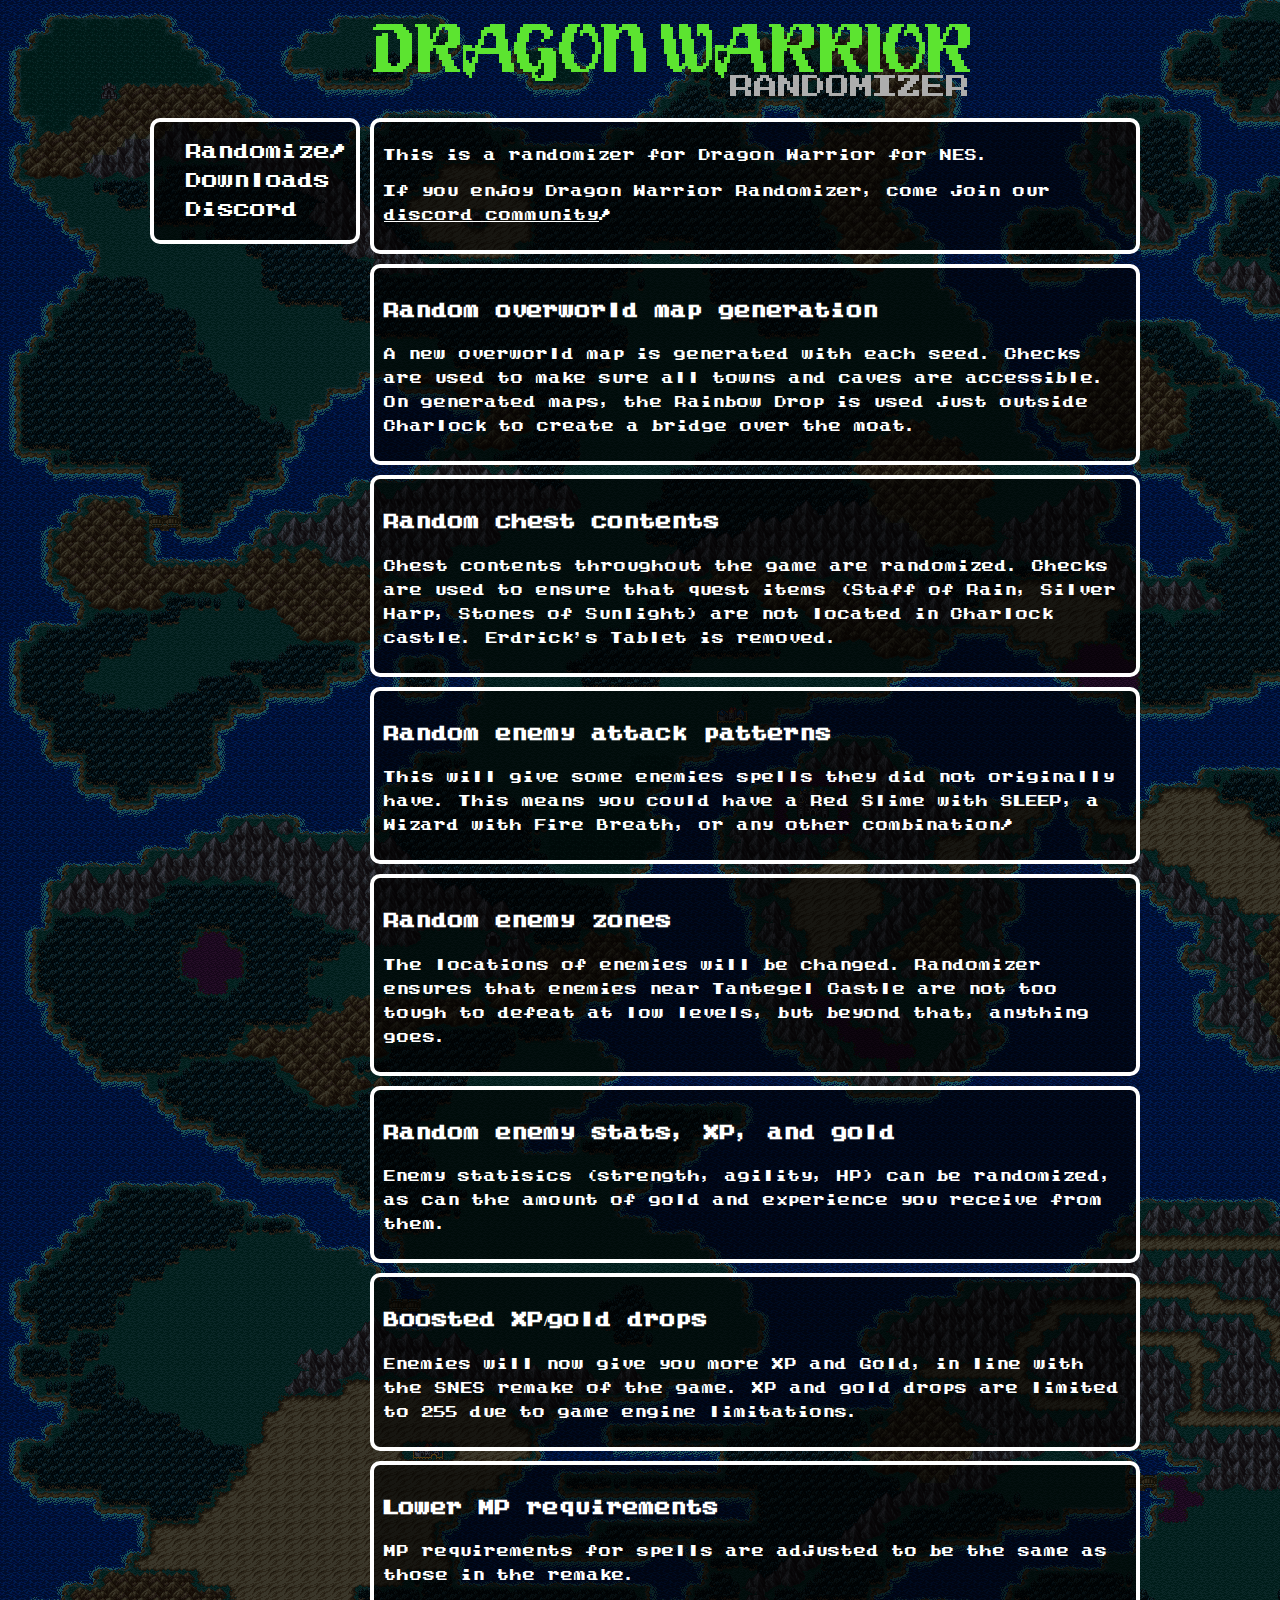
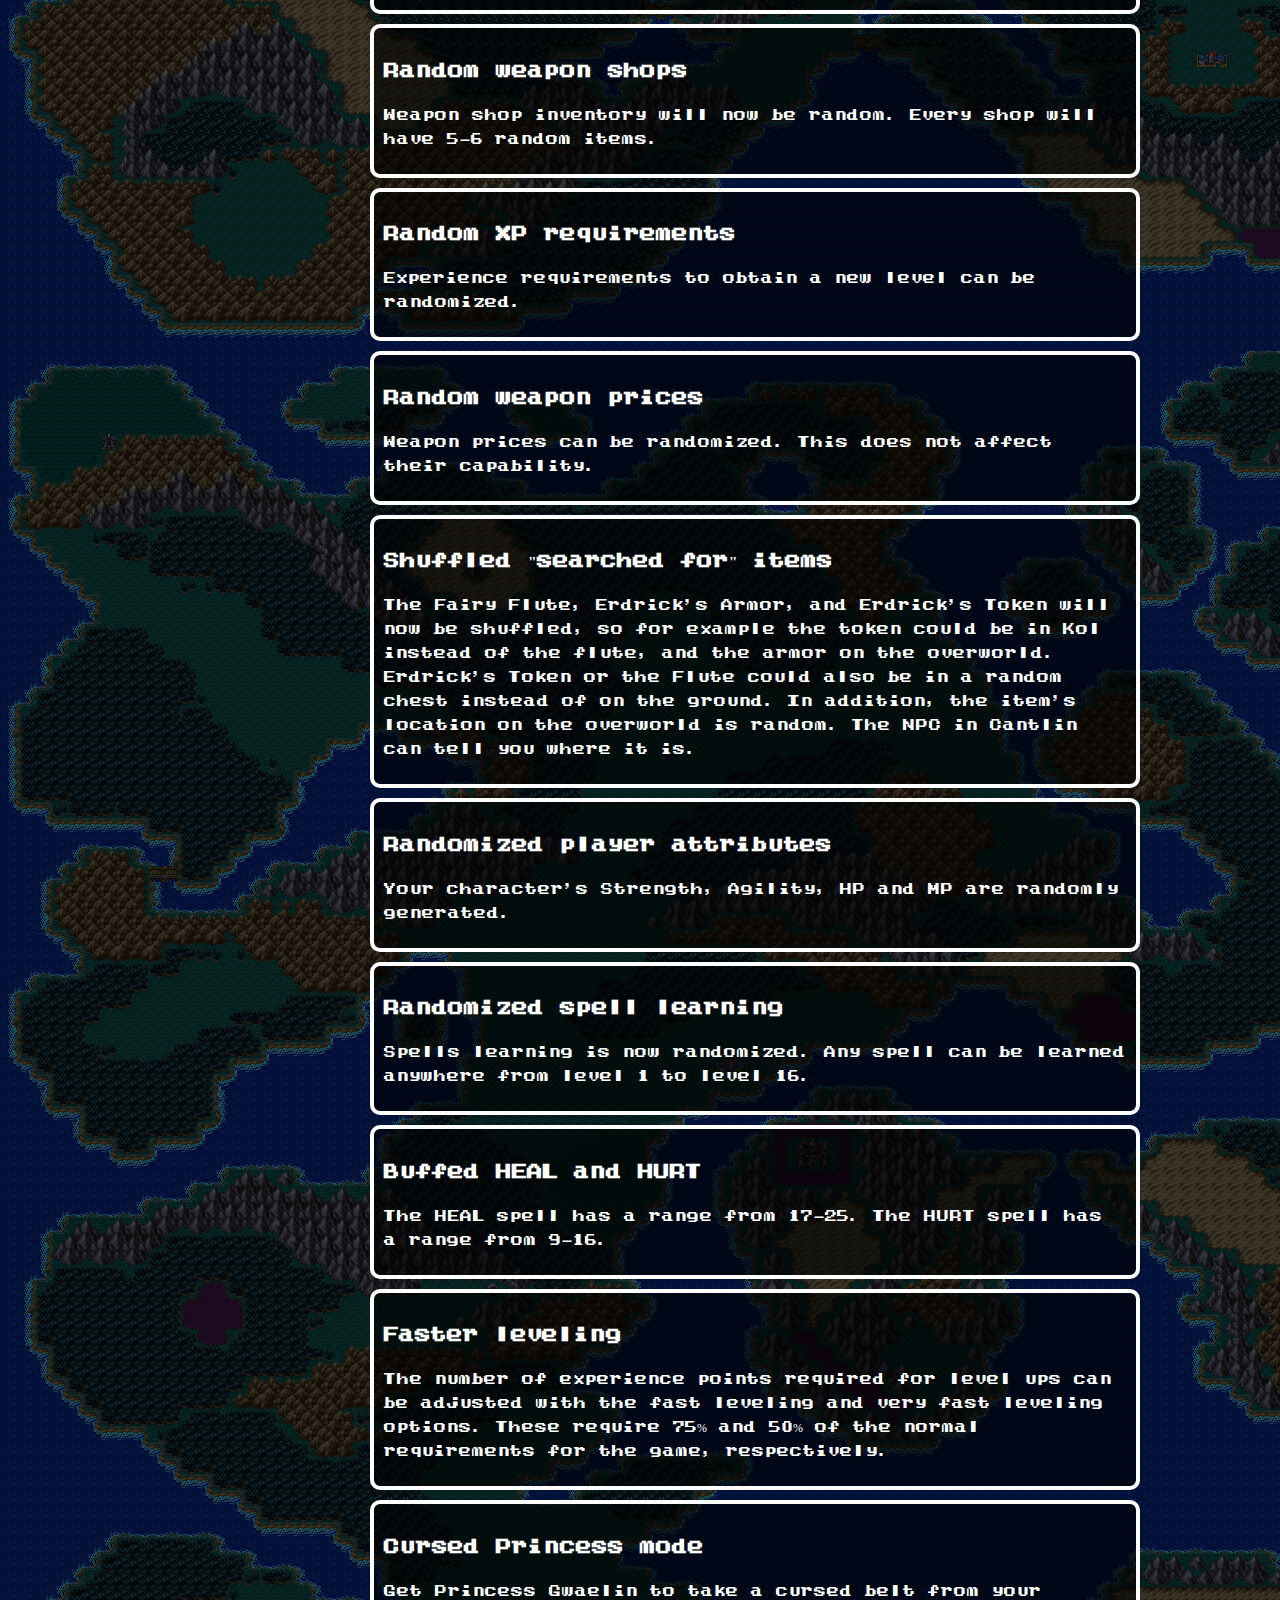
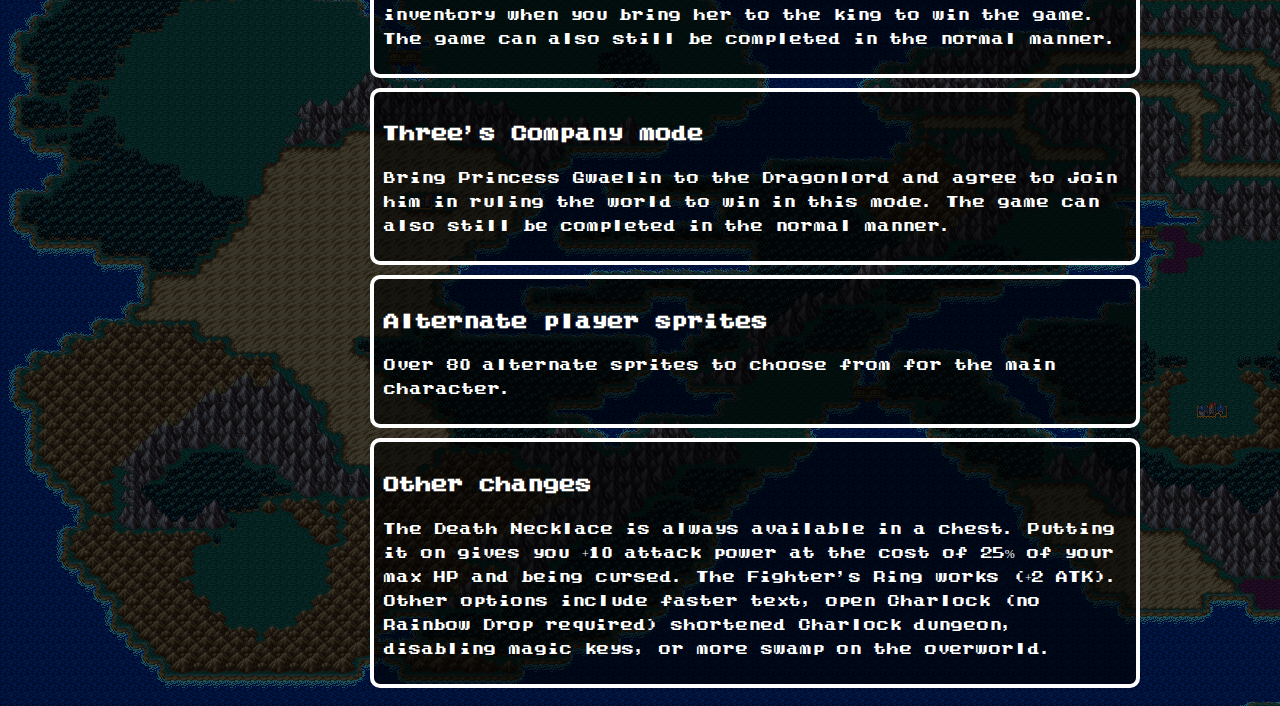
<file: index.html>
<!DOCTYPE html>
<html>
  <head>
      <meta http-equiv="content-type" content="text/html; charset=utf-8">
      <meta name="viewport" content="width=device-width, initial-scale=1.0, user-scalable=yes, minimum-scale=1.0, maximum-scale=1.0">
      <title>Dragon Warrior Randomizer</title>
      <link rel="stylesheet" type="text/css" href="dwr.css">
      <link rel="stylesheet" type="text/css" href="phone.css">
  </head>
  <body>
      <div class="logo">
          <div></div>
          <div><img src="logo_dark.png" alt="Dragon Warrior Randomizer"></div>
      </div>
      <div class="main">
          <div class="menu">
              <div>
                  <ul>
                      <!--
                      <li><a href="index.html">Overview</a></li>
                      <li><a href="features.html">Features</a></li>
                      <li><a href="flags.html">Flags</a></li>
                      -->
                      <li><a href="release/">Randomize!</a></li>
                      <li><a href="https://www.github.com/mcgrew/dwrandomizer/releases">Downloads</a></li>
                      <li><a href="https://discord.gg/SmHeCkD">Discord</a></li>
                  </ul>
              </div>
          </div>
          <div class="content">
<!--               <div>-->
<!--                   <h2>The Summer Tournament Has Bugun!</h2>-->
<!--                   <ul>-->
<!--                       <li><a href="https://tinyurl.com/DWR2021Rules">Rules</a></li>-->
<!--                       <li><a href="https://tinyurl.com/DWR2021SignUp">Sign-up</a></li>-->
<!--                       <li><a href="https://tinyurl.com/DWR2021Schedule">Race Schedule</a></li>-->
<!--                       <li><a href="#">Bracket</a></li>-->
<!--                   </ul>-->
<!--               </div>-->
              <div>
                  <p>This is a randomizer for Dragon Warrior for NES.</p>
                  <p>If you enjoy Dragon Warrior Randomizer, come join our
                  <a href="https://discord.gg/SmHeCkD">discord community</a>!</p>
              </div>
              <div>
                  <h4>Random overworld map generation</h4>
                  <p>A new overworld map is generated with each seed. Checks are used to make
                  sure all towns and caves are accessible. On generated maps, the Rainbow Drop
                  is used just outside Charlock to create a bridge over the moat.</p>
              </div>
              <div>
                  <h4>Random chest contents</h4>
                  <p>Chest contents throughout the game are randomized. Checks are used to ensure that
                  quest items (Staff of Rain, Silver Harp, Stones of Sunlight) are not located in 
                  Charlock castle. Erdrick&#39;s Tablet is removed.</p>
              </div>
              <div>
                  <h4>Random enemy attack patterns</h4>
                  <p>This will give some enemies spells they did not originally have. This means you
                  could have a Red Slime with SLEEP, a Wizard with Fire Breath, or any other 
                  combination!</p>
              </div>
              <div>
                  <h4>Random enemy zones</h4>
                  <p>The locations of enemies will be changed. Randomizer ensures that enemies near
                  Tantegel Castle are not too tough to defeat at low levels, but beyond that,
                  anything goes.</p>
              </div>
              <div>
                  <h4>Random enemy stats, XP, and gold</h4>
                  <p>Enemy statisics (strength, agility, HP) can be randomized, as can the amount of
                  gold and experience you receive from them.</p>
              </div>
              <div>
                  <h4>Boosted XP/gold drops</h4>
                  <p>Enemies will now give you more XP and Gold, in line with the SNES remake of the
                  game. XP and gold drops are limited to 255 due to game engine limitations.</p>
              </div>
              <div>
                  <h4>Lower MP requirements</h4>
                  <p>MP requirements for spells are adjusted to be the same as those in the remake.</p>
              </div>
              <div>
                  <h4>Random weapon shops</h4>
                  <p>Weapon shop inventory will now be random. Every shop will have 5-6 random items.</p>
              </div>
              <div>
                  <h4>Random XP requirements</h4>
                  <p>Experience requirements to obtain a new level can be randomized.</p>
              </div>
              <div>
                  <h4>Random weapon prices</h4>
                  <p>Weapon prices can be randomized. This does not affect their capability.</p>
              </div>
              <div>
                  <h4>Shuffled &quot;searched for&quot; items</h4>
                  <p>The Fairy Flute, Erdrick&#39;s Armor, and Erdrick&#39;s Token will now be shuffled, so
                  for example the token could be in Kol instead of the flute, and the armor on the
                  overworld. Erdrick&#39;s Token or the Flute could also be in a random chest instead
                  of on the ground. In addition, the item&#39;s location on the overworld is random. The
                  NPC in Cantlin can tell you where it is.</p>
              </div>
              <div>
                  <h4>Randomized player attributes</h4>
                  <p>Your character&#39;s Strength, Agility, HP and MP are randomly generated.</p>
              </div>
              <div>
                  <h4>Randomized spell learning</h4>
                  <p>Spells learning is now randomized. Any spell can be learned anywhere from level 1 to
                  level 16.</p>
              </div>
              <div>
                  <h4>Buffed HEAL and HURT</h4>
                  <p>The HEAL spell has a range from 17-25. The HURT spell has a range from 9-16.</p>
              </div>
              <div>
                  <h4>Faster leveling</h4>
                  <p>The number of experience points required for level ups can be adjusted with the
                  fast leveling and very fast leveling options. These require 75% and 50% of the 
                  normal requirements for the game, respectively.</p>
              </div>
              <div>
                  <h4>Cursed Princess mode</h4>
                  <p>Get Princess Gwaelin to take a cursed belt from your inventory when you bring
                  her to the king to win the game. The game can also still be completed in the
                  normal manner.</p>
              </div>
              <div>
                  <h4>Three&#39;s Company mode</h4>
                  <p>Bring Princess Gwaelin to the Dragonlord and agree to join him in ruling the
                  world to win in this mode. The game can also still be completed in the normal
                  manner.</p>
              </div>
              <div>
                  <h4>Alternate player sprites</h4>
                  <p>Over 80 alternate sprites to choose from for the main character.</p>
              </div>
              <div>
                  <h4>Other changes</h4>
                  <p>The Death Necklace is always available in a chest. Putting it on gives you 
                  +10 attack power at the cost of 25% of your max HP and being cursed. The
                  Fighter&#39;s Ring works (+2 ATK). Other options include faster text, open Charlock
                  (no Rainbow Drop required) shortened Charlock dungeon, disabling magic keys, 
                  or more swamp on the overworld.</p>
              </div>

          </div>
      </div>
  </body>
</html>
</file>
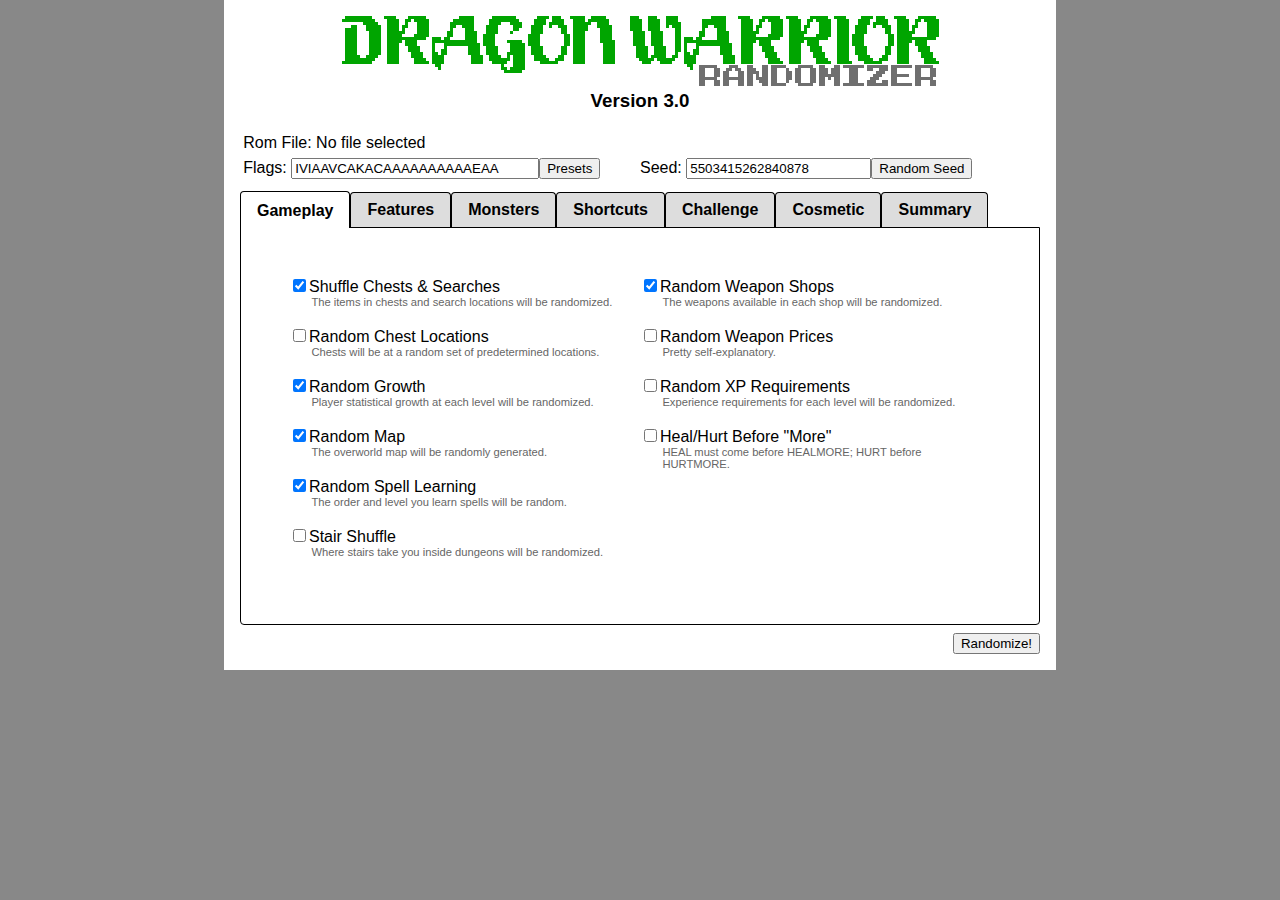
<file: 3.0/index.html>
<!DOCTYPE html>
<html lang="en">
<head>
    <meta charset="UTF-8">
    <meta name="viewport" content="width=800, initial-scale=0.48">
    <title>DWRandomizer</title>
    <link href='index.css' rel='stylesheet'>
    <script src='index.js'></script>
    <datalist id='sprites' type='text'>
    </datalist>
</head>
<body>
<div id='application'>
    <noscript>
        Hey there!
        <br><br>
        Bravo for trying to stay safe  from monsters by disabling
        <br>
        javascript, but you're going to need to turn it on to use this.
    </noscript>
</div>
</body>
</html>
</file>
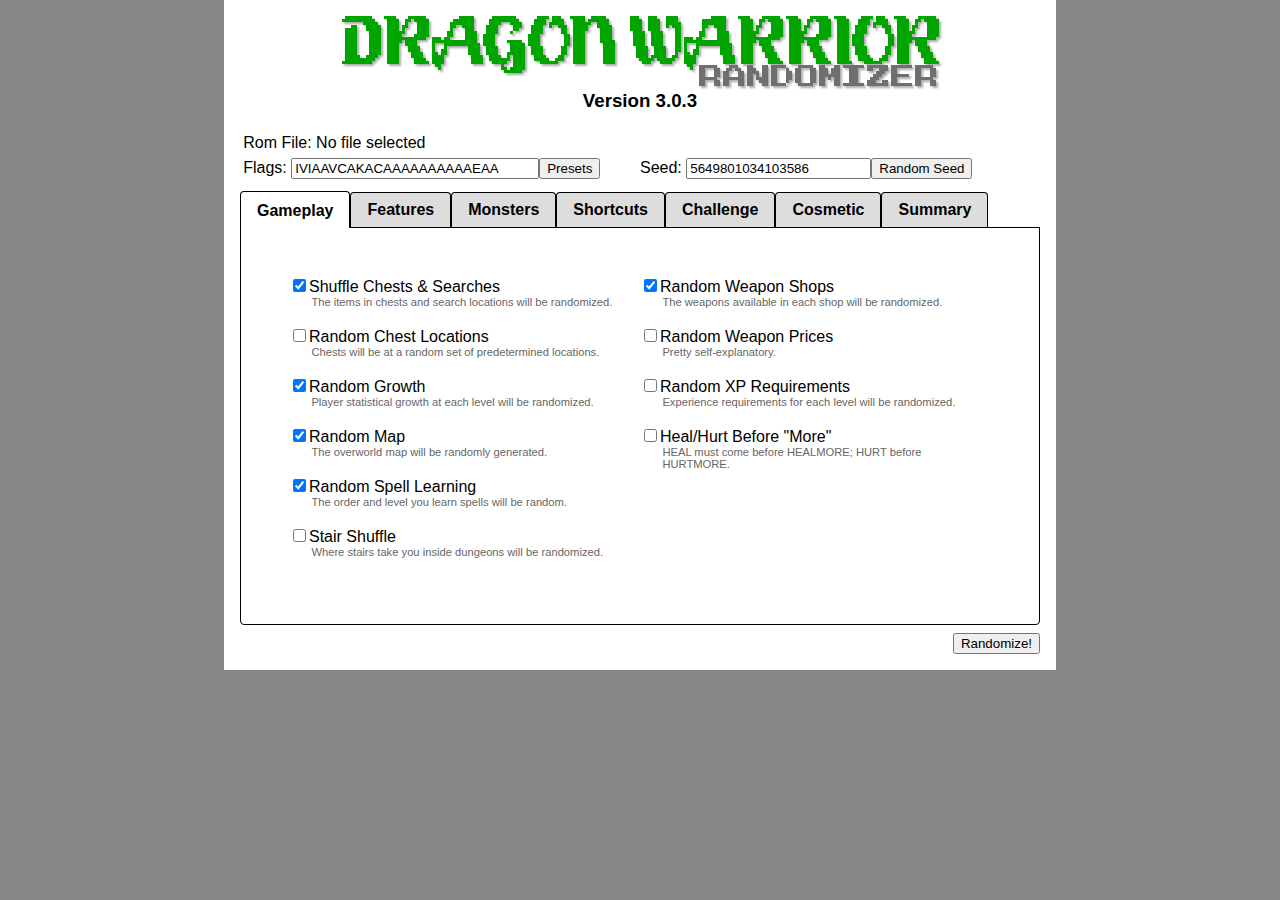
<file: release/index.html>
<!DOCTYPE html>
<html lang="en">
<head>
    <meta charset="UTF-8">
    <meta name="viewport" content="width=800, initial-scale=0.48">
    <title>DWRandomizer</title>
    <link href='index.css' rel='stylesheet'>
    <script src='index.js'></script>
    <datalist id='sprites' type='text'>
    </datalist>
</head>
<body class="dark">
<div id='application'>
    <noscript>
        Hey there!
        <br><br>
        Bravo for trying to stay safe  from monsters by disabling
        <br>
        javascript, but you're going to need to turn it on to use this.
    </noscript>
</div>
</body>
</html>
</file>
<file: dwr.css>
@font-face {
    font-family: "Warrior Quest";
    src: url('warrior-quest.ttf') format('truetype');
}

body {
    font-family: "Warrior Quest";
    background-color: #004;
    color: white;
    line-height: 1.5em;
    background: linear-gradient(rgba(0, 0, 0, 0.6), rgba(0, 0, 0, 0.6)), url('alefgard.png');
}

h1.headline, h3.headline {
    text-align: center;
}

body > h1 {
    margin-bottom: 10px;
}

body > h3 {
    margin-top: 0;
}

a {
    outline: none;
    color: white;
}

ul a {
    text-decoration: none;
    color: white !important;
}

ul {
    list-style-type: none;
    padding-left: 0;
}

div.content a:hover {
    color: #f00;
}

li {
    font-size: 16px;
    padding-left: 32px;
    line-height: 1.8em;
}

li:hover {
    background-image: url('arrow.gif');
    background-size: 16px;
    background-repeat: no-repeat;
    background-position: 8px 5px;
}

h1 {
    line-height: 1.3em;
}

div.menu div {
    border: 4px solid white;
    border-radius: 10px;
    background-color: black;
}

div.content > div, div.menu > div {
    background: linear-gradient(rgba(0, 0, 0, 0.6), rgba(0, 0, 0, 0.6));
}

div.content {
    grid-column: 2 / 2;
    font-size: 12px;
}

div.content > div {
    margin-bottom: 10px;
    padding: 10px;
    border: 4px solid white;
    border-radius: 10px;
}

div.content h4 {
    font-size: 1.3em;
    font-weight: bold;
}

div.logo img {
    width: 100%;
    filter: filter: drop-shadow(3px 3px 1px #555);
}

@media (min-width: 600px) {
    div.main, div.logo {
        display: grid;
        grid-template-columns: 230px auto;
        max-width: 1000px;
        margin: auto;
    }
    div.logo img {
        width: 597px;
        height: 72px;
        margin: 1em 0.2em;
    }
    div.menu {
        grid-column: 1 /  2;
    }
    div.menu > div {
        margin: 0px 10px;
    }
}
</file>
<file: phone.css>
@media (max-width: 600px) {
    h1 {
        font-size: 1.5em;
    }
    li {
        display: inline-block;
        width: 30%;
        font-size: 12px;

    }
    div.menu > div {
        margin: 0 0 10px 0;
    }
}
</file>
<file: 3.0/index.css>
body {
    font-family: Helvetica, Arial, sans-serif;
    background-color: #888;
    margin: 0;
    font-size: 16px;
    /* prevent chrome mobile from being stupid */
    -webkit-text-size-adjust: none;
}

#application {
    background-color: #fff;
    max-width: 800px;
    padding: 1em;
    margin: auto;
    user-select: none;
}

h1, h3 {
    text-align: center;
}

tabbar {
    display: block;
}

tab {
    display: inline-block;
    border: 1px solid black;
    border-bottom-width: 0;
    padding: 0.5em 1em;
    margin: 0;
    background-color: #ddd;
    border-radius: 4px 4px 0 0;
    font-weight: bold;
}

tab.active {
    padding: calc(0.5em + 2px) 1em 0.5em 1em;
    position: relative;
    top: 1px;
}

tab:hover, tab.active {
    background-color: #fff;
}

tabcontent {
    display: grid;
    grid-template-columns: 50% 50%;
    grid-template-rows: 50px 50px 50px 50px 50px 50px;
    border: 1px solid black;
    border-radius: 0 0 4px 4px;
    padding: 3em;
}

.invalid {
    border-color: red;
}
</file>
<file: release/index.css>
body {
    font-family: Arial, sans-serif;
    background-color: #888;
    margin: 0;
    font-size: 16px;
    /* prevent chrome mobile from being stupid */
    -webkit-text-size-adjust: none;
}

#application {
    background-color: #fff;
    max-width: 800px;
    padding: 1em;
    margin: auto;
    user-select: none;
}

#application > img {
   filter: drop-shadow(2px 2px 1px #aaa);
}

h1, h3 {
    text-align: center;
}

tabbar {
    display: block;
}

tab {
    display: inline-block;
    border: 1px solid black;
    border-bottom-width: 0;
    padding: 0.5em 1em;
    margin: 0;
    background-color: #ddd;
    border-radius: 4px 4px 0 0;
    font-weight: bold;
}

tab.active {
    padding: calc(0.5em + 2px) 1em 0.5em 1em;
    position: relative;
    top: 1px;
}

tab:hover, tab.active {
    background-color: #fff;
}

tabcontent {
    display: grid;
    grid-template-columns: 50% 50%;
    grid-template-rows: 50px 50px 50px 50px 50px 50px;
    border: 1px solid black;
    border-radius: 0 0 4px 4px;
    padding: 3em;
}

/* Hide the "spinner" in number fields */
input::-webkit-outer-spin-button,
input::-webkit-inner-spin-button {
  -webkit-appearance: none;
  margin: 0;
}

/* Firefox */
input[type=number] {
  -moz-appearance: textfield;
}

.modal {
    background-color: #fff;
}

.invalid {
    border-color: red;
}

div.description {
    color: #666;
}

@media (prefers-color-scheme: dark) {
    body {
        background-color: #111;
        color: #ccc;
    }

    #application {
        background-color: #333;
    }

    tab {
        background-color: #222;
    }

    tab:hover, tab.active {
        background-color: #333;
    }

    button, select {
        background-color: #333;
        color: #ccc;
        border-color: #3a3a3a;
    }
    input {
        background-color: #111;
        color: #ccc;
        border-color: #333;
    }
    #application > img {
       filter: drop-shadow(2px 2px 1px #000);
    }
    div.description {
        color: #888;
    }

    .modal {
        background-color: #333;
    }

}
</file>
